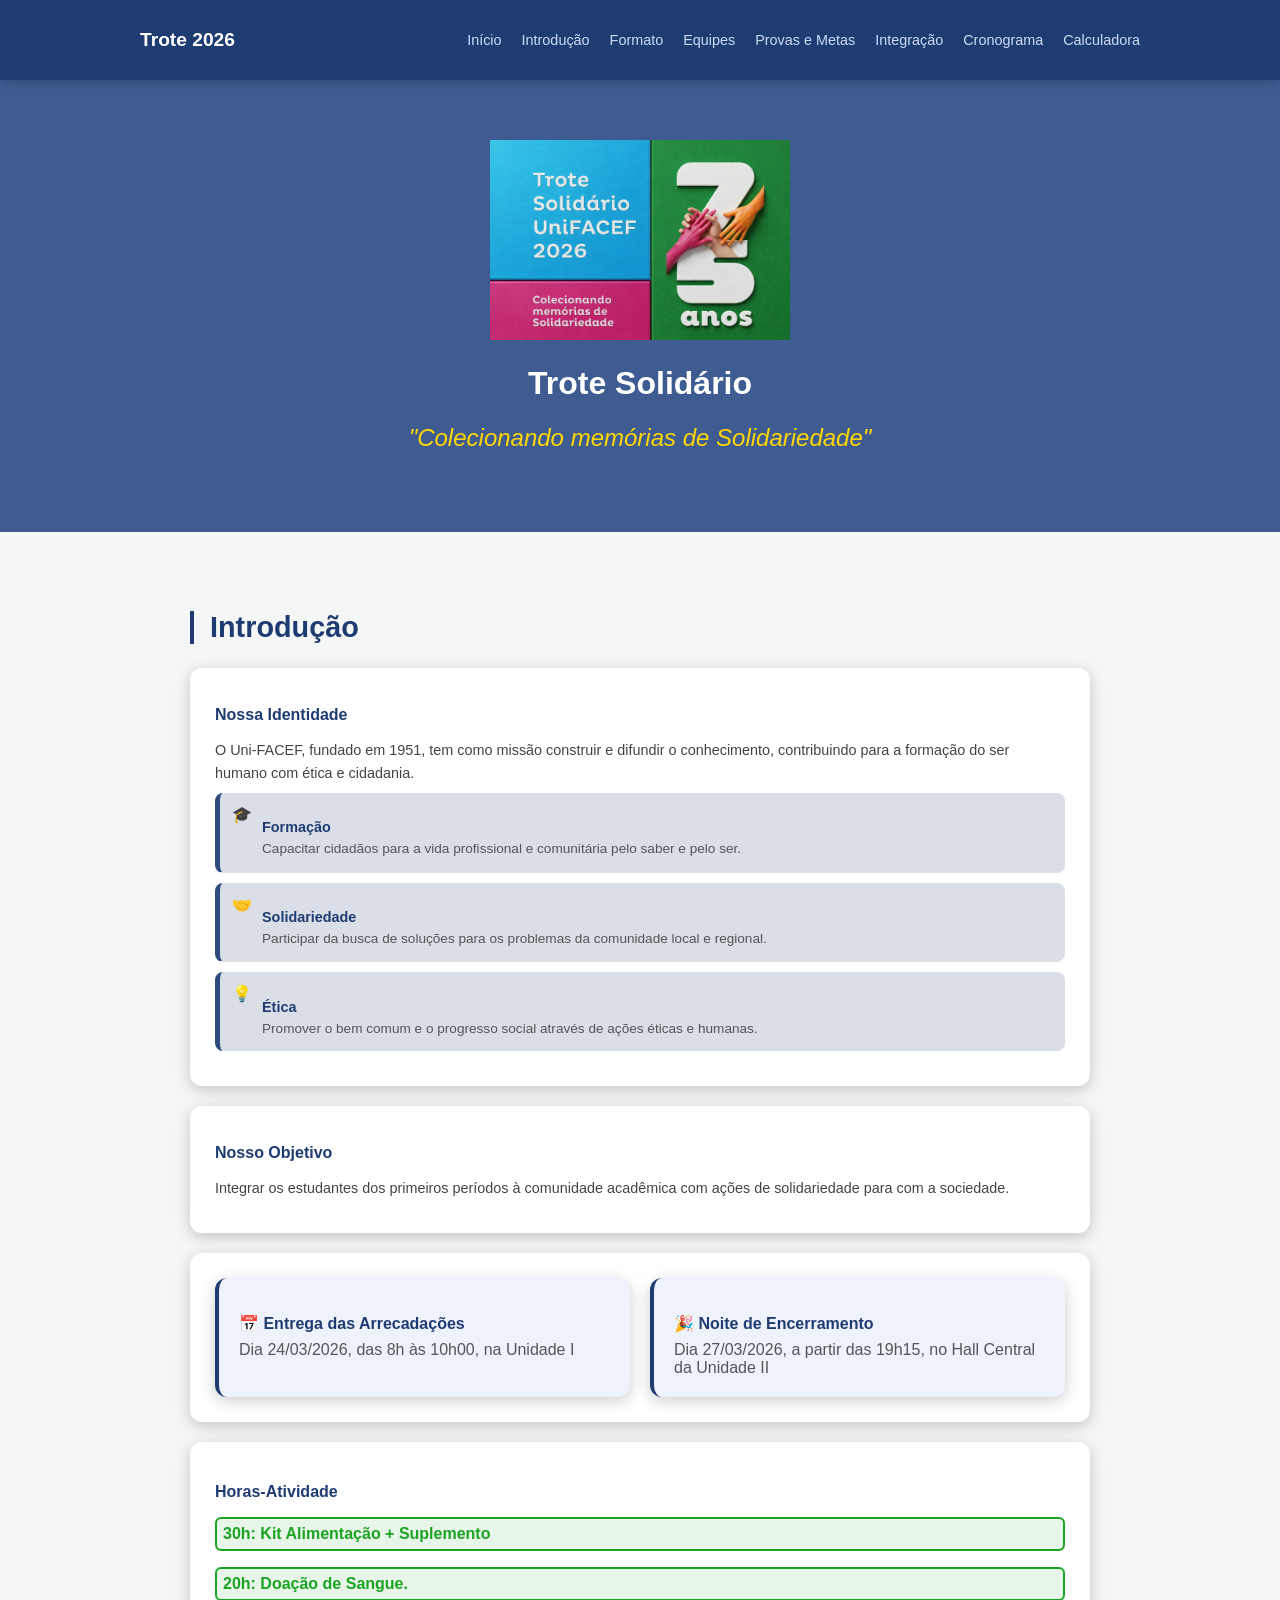
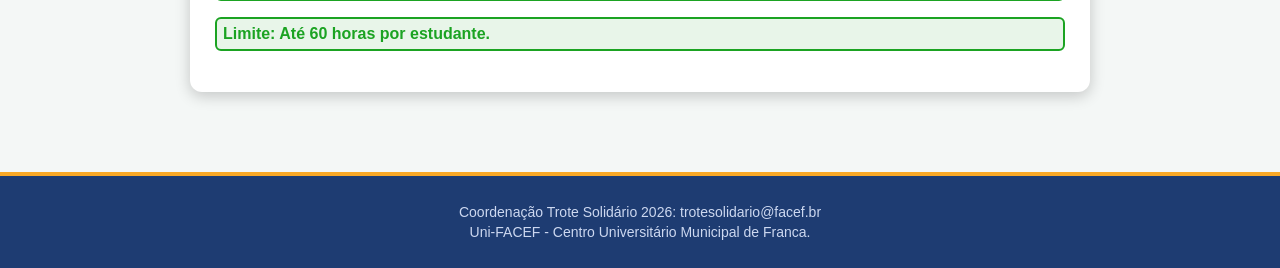
<file: index.html>
<!DOCTYPE html>
<html lang="pt-br">
    <head>
        <title>Introdução</title>
        <meta charset="UTF-8">
        <link rel="stylesheet" href="styles.css">
    </head>
    <body>
        <nav class="menu-principal">
            <div class="menu-container">
                <a href="index.html" class="logo">Trote 2026</a>
                <ul class="lista">
                    <li><a href="index.html">Início</a></li>
                    <li><a href="introducao.html">Introdução</a></li>
                    <li><a href="formato.html">Formato</a></li>
                    <li><a href="equipes.html">Equipes</a></li>
                    <li><a href="provas.html">Provas e Metas</a></li>
                    <li><a href="integracao.html">Integração</a></li>
                    <li><a href="cronograma.html">Cronograma</a></li>
                    <li><a href="calculadora.html">Calculadora</a></li>
                </ul>
            </div>
        </nav>
        <header class="cabecalho">
            <img src="facef.png" style="width: 300px; height: auto;" class="logo">
            <h1>Trote Solidário</h1>
            <h2>"Colecionando memórias de Solidariedade"</h2>
        </header>
        <main class="principal">
            <h1>Introdução</h1>
            <section class="sessao">
                <h2 class="sessao-titulo">Nossa Identidade</h2>
                <p class="sessao-intro">
                    O Uni-FACEF, fundado em 1951, tem como missão construir e difundir
                    o conhecimento, contribuindo para a formação do ser humano com ética
                    e cidadania.
                </p>
                <section class="item">
                    <div class="icone-box">🎓</div>
                    <div>
                        <h3 class="item-titulo">Formação</h3>
                        <p>Capacitar cidadãos para a vida profissional e comunitária
                        pelo saber e pelo ser.</p>
                    </div>
                </section>
                <section class="item">
                    <div class="icone-box">🤝</div>
                    <div>
                        <h3 class="item-titulo">Solidariedade</h3>
                        <p>Participar da busca de soluções para os problemas da
                        comunidade local e regional.</p>
                    </div>
                </section>
                <section class="item ultimo">
                    <div class="icone-box amarelo">💡</div>
                    <div>
                        <h3 class="item-titulo">Ética</h3>
                        <p>Promover o bem comum e o progresso social através de ações
                        éticas e humanas.</p>
                    </div>
                </section>
            </section>
            <section class="sessao">
                <h2 class="sessao-titulo">Nosso Objetivo</h2>
                <p class="sessao-intro">
                    Integrar os estudantes dos primeiros períodos à comunidade
                    acadêmica com ações de solidariedade para com a sociedade.
                </p>
            </section>
            <section class="sessao">
                <div class="cards-duplos">
                    <div class="card-duplo">
                        <h3 class="sessao-titulo">📅 Entrega das Arrecadações</h3>
                        <p>Dia 24/03/2026, das 8h às 10h00, na Unidade I</p>
                    </div>
                    <div class="card-duplo">
                        <h3 class="sessao-titulo">🎉 Noite de Encerramento</h3>
                        <p>Dia 27/03/2026, a partir das 19h15, no Hall Central da Unidade II</p>
                    </div>
                </div>
            </section>
            <section class="sessao">
                <h3 class="sessao-titulo">Horas-Atividade</h3>
                <p class="horas">30h: Kit Alimentação + Suplemento</p>
                <p class="horas">20h: Doação de Sangue.</p>
                <p class="horas-limite">Limite: Até 60 horas por estudante.</p>
            </section>
        </main>
        <footer class="rodape">
            <p>Coordenação Trote Solidário 2026: trotesolidario@facef.br</p>
            <p>Uni-FACEF - Centro Universitário Municipal de Franca.</p>
        </footer>
    </body>
</html>
</file>
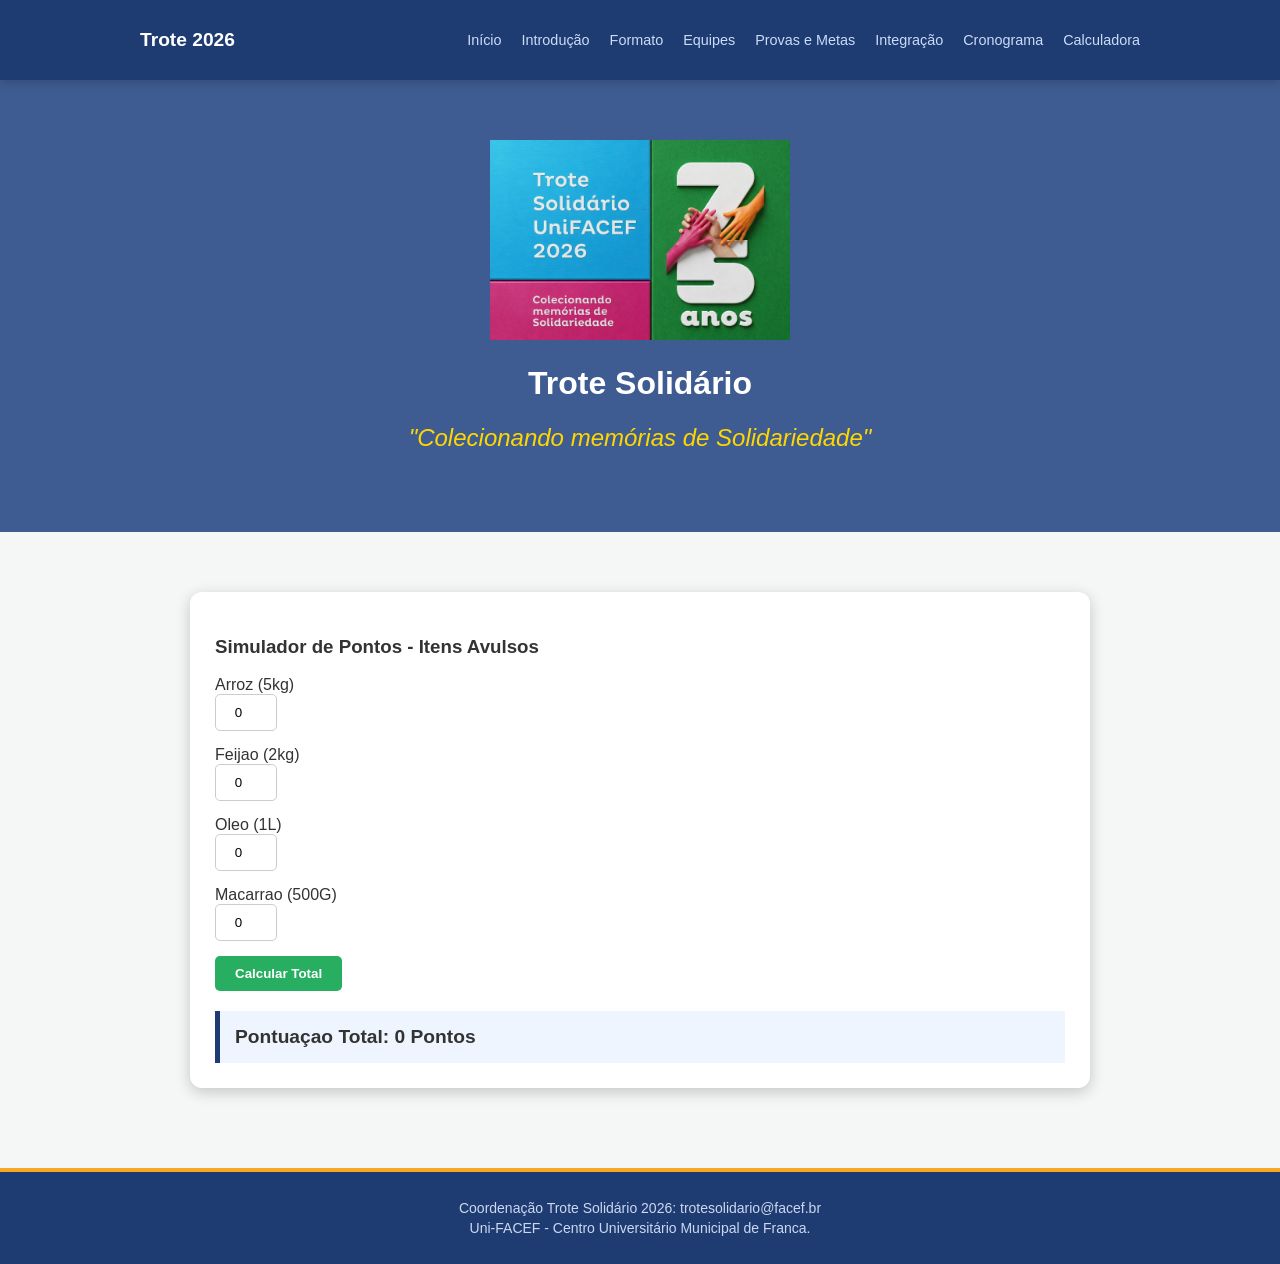
<file: calculadora.html>
<!DOCTYPE html>
<html lang="pt-br">
    <head>
        <title>Introdução</title>
        <meta charset="UTF-8">
        <link rel="stylesheet" href="styles.css">
    </head>
    <body>
        <nav class="menu-principal">
            <div class="menu-container">
                <a href="index.html" class="logo">Trote 2026</a>
                <ul class="lista">
                    <li><a href="index.html">Início</a></li>
                    <li><a href="introducao.html">Introdução</a></li>
                    <li><a href="formato.html">Formato</a></li>
                    <li><a href="equipes.html">Equipes</a></li>
                    <li><a href="provas.html">Provas e Metas</a></li>
                    <li><a href="integracao.html">Integração</a></li>
                    <li><a href="cronograma.html">Cronograma</a></li>
                    <li><a href="calculadora.html">Calculadora</a></li>
                </ul>
            </div>
        </nav>
        <header class="cabecalho">
            <img src="facef.png" style="width: 300px; height: auto;"" class="logo">
            <h1>Trote Solidário</h1>
            <h2>"Colecionando memórias de Solidariedade"</h2>
        </header>
        <main class="principal">
            <section class="sessao">
                <h3>Simulador de Pontos - Itens Avulsos</h3>
                <div>
                    <div class="form-grupo">
                        <label>Arroz (5kg)</label>
                        <input type="number" value="0" min="0" id="qtDeArroz"/>
                    </div>
                    <div class="form-grupo">
                        <label>Feijao (2kg)</label>
                        <input type="number" value="0" min="0" id="qtDeFeijao"/>
                    </div>
                    <div class="form-grupo">
                        <label>Oleo (1L)</label>
                        <input type="number" value="0" min="0" id="qtDeOleo"/>
                    </div>
                    <div class="form-grupo">
                        <label>Macarrao (500G)</label>
                        <input type="number" value="0" min="0" id="qtDeMacarrao"/>
                    </div>
                    <button onclick="calcular()"> Calcular Total</button>
                    <div id="result" class="resultado">
                        Pontuaçao Total: 0 Pontos
                    </div>
                </div>
            </section>
        </main>
        <footer class="rodape">
        <p> Coordenação Trote Solidário 2026: trotesolidario@facef.br </p>
        <p> Uni-FACEF - Centro Universitário Municipal de Franca. </p>
        </footer>
        <script>
            function calcular() {
                let qtDeArroz = Number(document.getElementById("qtDeArroz").value)
                let qtDeFeijao = Number(document.getElementById("qtDeFeijao").value)
                let qtDeOleo = Number(document.getElementById("qtDeOleo").value)
                let qtDeMacarrao = Number(document.getElementById("qtDeMacarrao").value)
                let pontos = (qtDeArroz * 10) + (qtDeFeijao * 8) + (qtDeMacarrao * 4) + (qtDeOleo * 2)
                document.getElementById("result").innerText = " Pontuaçao: " + pontos
            }
        </script>
    </body>
</html>
</file>
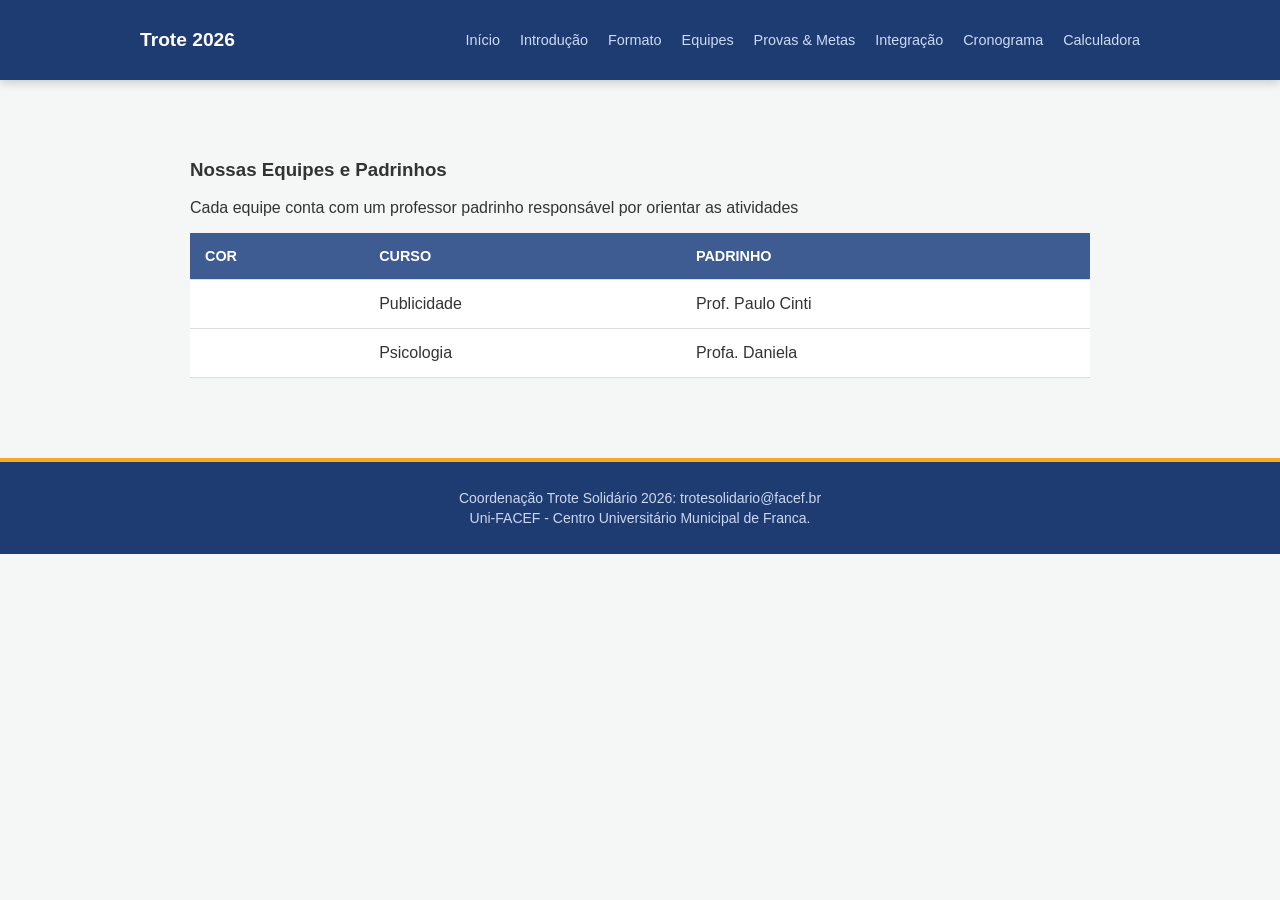
<file: equipes.html>
<!DOCTYPE html>
<html lang="pt-br">
    <head>
        <meta charset="UTF-8"/>
        <link rel="stylesheet" href="styles.css">
        <title> Trote Solidário </title>
    </head>
    <body>
       <nav class="menu-principal">
        <div class="menu-container">
            <a href="index.html" class="logo"> Trote 2026 </a>
            <ul class="lista">
                <li> <a href="index.html"> Início </a> </li> 
                <li> <a href="introducao.html"> Introdução </a></li>
                <li> <a href="formato.html"> Formato </a> </li> 
                <li> <a href="equipes.html"> Equipes </a> </li>
                <li> <a href="provas.html"> Provas & Metas </a> </li> 
                <li> <a href="integracao.html"> Integração </a> </li>
                <li> <a href="cronograma.html"> Cronograma </a> </li> 
                <li> <a href="calculadora.html"> Calculadora </a> </li>
            </ul>    
        </div> 
       </nav>
     
       <main class="principal">
            <section class="equipes">
              <h3> Nossas Equipes e Padrinhos </h3>
              <p> 
                Cada equipe conta com um professor padrinho responsável por orientar as atividades
              </p>
              <table>
                <thead>
                    <tr> <!-- table row -->  <!-- table head -->
                        <th> Cor </th> <th> Curso </th> <th> Padrinho </th>        
                    </tr>
                </thead>
                <tbody>
                    <tr> <!-- table data -->
                        <td> <div class="amarelo"> </div> </td> 
                        <td> Publicidade </td> 
                        <td> Prof. Paulo Cinti</td>
                    </tr>
                    <tr> <!-- table data -->
                        <td> <div class="cinza"> </div> </td> 
                        <td> Psicologia </td> 
                        <td> Profa. Daniela </td>
                    </tr>
                </tbody>
              </table>
            </section> 
       </main> 
       <footer class="rodape">
        <p> Coordenação Trote Solidário 2026: trotesolidario@facef.br </p>
        <p> Uni-FACEF - Centro Universitário Municipal de Franca. </p>    
    </body>
</html>
</file>
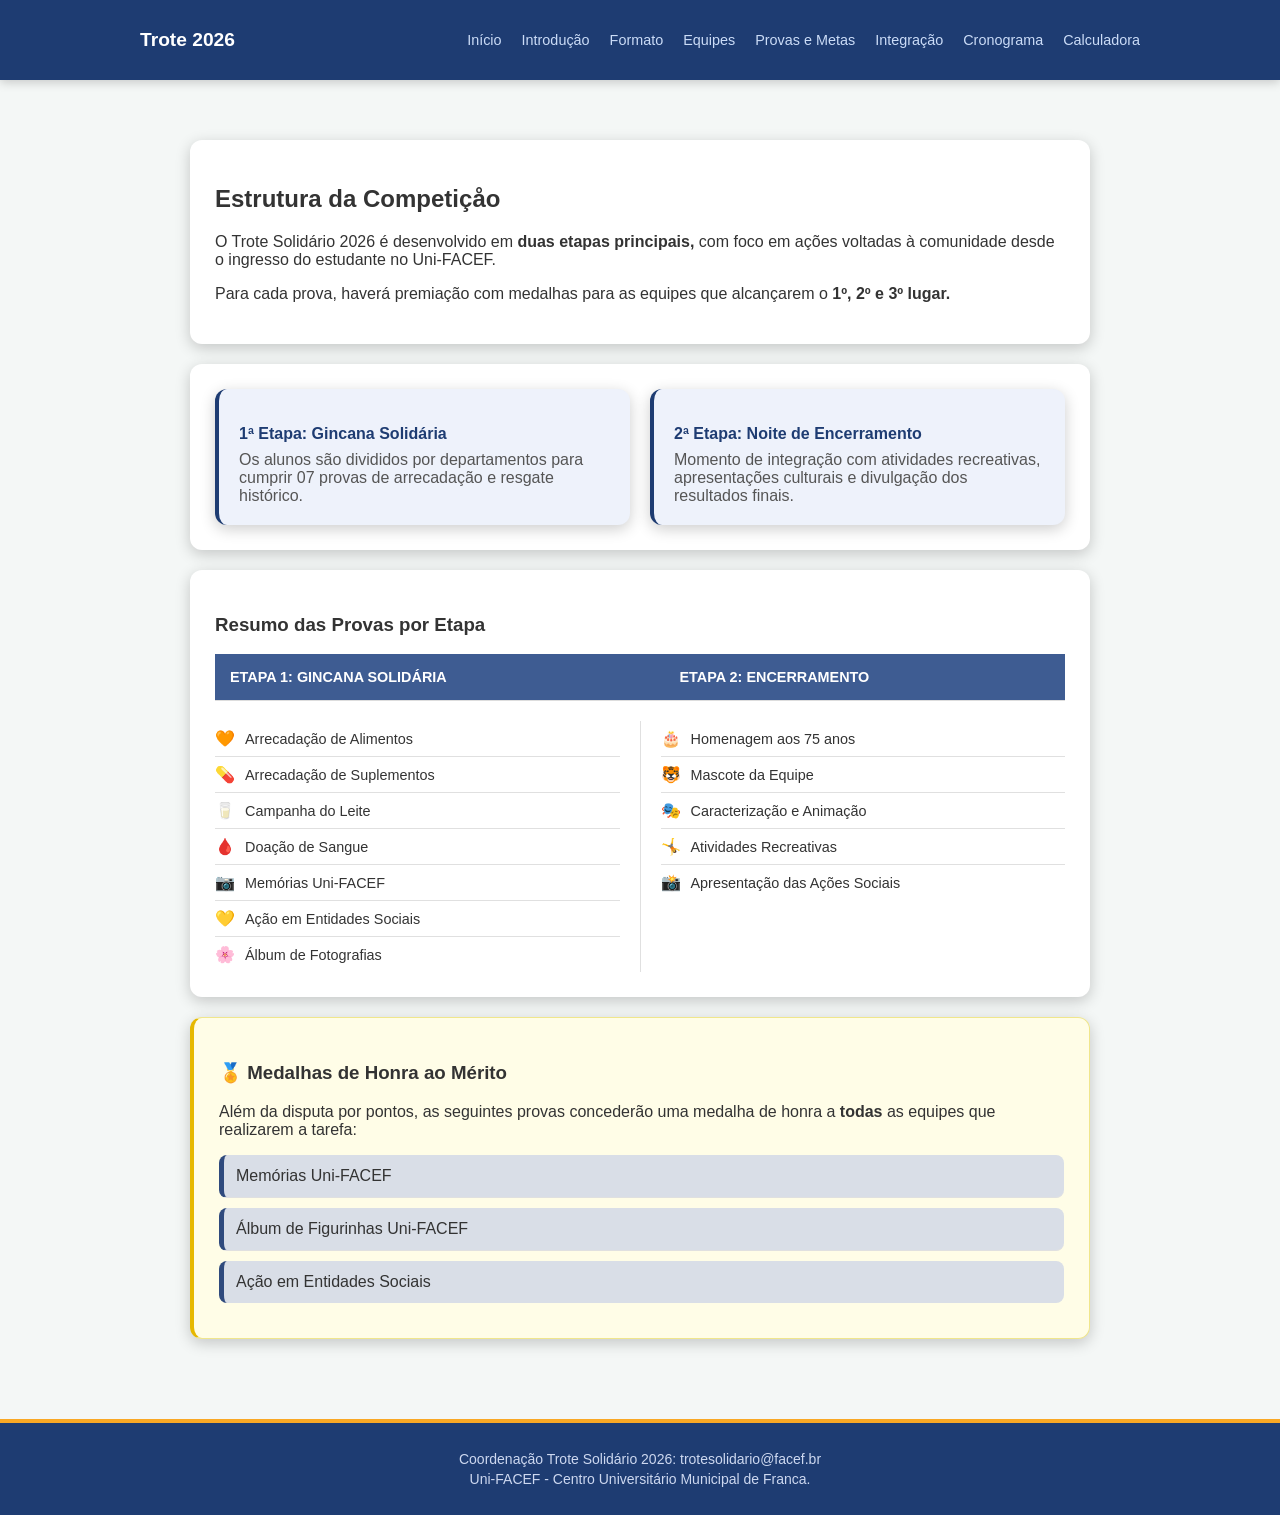
<file: formato.html>
<!DOCTYPE html>
<html lang="pt-br">
    <head>
        <title>Introdução</title>
        <meta charset="UTF-8">
        <link rel="stylesheet" href="styles.css">
    </head>
    <body>
        <nav class="menu-principal">
            <div class="menu-container">
                <a href="index.html" class="logo">Trote 2026</a>
                <ul class="lista">
                    <li><a href="index.html">Início</a></li>
                    <li><a href="introducao.html">Introdução</a></li>
                    <li><a href="formato.html">Formato</a></li>
                    <li><a href="equipes.html">Equipes</a></li>
                    <li><a href="provas.html">Provas e Metas</a></li>
                    <li><a href="integracao.html">Integração</a></li>
                    <li><a href="cronograma.html">Cronograma</a></li>
                    <li><a href="calculadora.html">Calculadora</a></li>
                </ul>
            </div>
        </nav>
        <main class="principal">
            <section class="sessao">
                <h2>Estrutura da Competiçåo</h2>
                <p>
                    O Trote Solidário 2026 é desenvolvido em <strong>duas etapas principais,</strong> com foco em ações voltadas à comunidade desde o ingresso do estudante no Uni-FACEF.
                </p>
                <p>
                    Para cada prova, haverá premiação com medalhas para as equipes que alcançarem o <strong>1º, 2º e 3º lugar.</strong>
                </p>
            </section>
            <section class="sessao">
                <div class="cards-duplos">
                    <div class="card-duplo">
                        <h3 class="sessao-titulo">1ª Etapa: Gincana Solidária</h3>
                        <p>Os alunos são divididos por departamentos para cumprir 07 provas de arrecadação e resgate histórico.</p>
                    </div>
                    <div class="card-duplo">
                        <h3 class="sessao-titulo">2ª Etapa: Noite de Encerramento</h3>
                        <p>Momento de integração com atividades recreativas, apresentações culturais e divulgação dos resultados finais.</p>
                    </div>
                </div>
            </section>
            <section class="sessao">
                <h3>Resumo das Provas por Etapa</h3>
                <table>
                    <thead>
                        <tr>
                            <th>ETAPA 1: GINCANA SOLIDÁRIA</th> <th>ETAPA 2: ENCERRAMENTO</th>
                        </tr>
                    </thead>
                </table>
                <div class="colunas">
                    <ul class="coluna">
                        <li><span>🧡</span> Arrecadação de Alimentos</li>
                        <li><span>💊</span> Arrecadação de Suplementos</li>
                        <li><span>🥛</span> Campanha do Leite</li>
                        <li><span>🩸</span> Doação de Sangue</li>
                        <li><span>📷</span> Memórias Uni-FACEF</li>
                        <li><span>💛</span> Ação em Entidades Sociais</li>
                        <li><span>🌸</span> Álbum de Fotografias</li>
                    </ul>
                    <ul class="coluna">
                        <li><span>🎂</span> Homenagem aos 75 anos</li>
                        <li><span>🐯</span> Mascote da Equipe</li>
                        <li><span>🎭</span> Caracterização e Animação</li>
                        <li><span>🤸</span> Atividades Recreativas</li>
                        <li><span>📸</span> Apresentação das Ações Sociais</li>
                    </ul>
                </div>
            </section>
            <section class="sessao fundo-amarelo">
                <h3>🏅 Medalhas de Honra ao Mérito</h3>
                <p>Além da disputa por pontos, as seguintes provas concederão uma medalha de honra a <strong>todas</strong> as equipes que realizarem a tarefa:</p>
                <div class="item">Memórias Uni-FACEF</div>
                <div class="item">Álbum de Figurinhas Uni-FACEF</div>
                <div class="item">Ação em Entidades Sociais</div>
            </section>
        </main>
        <footer class="rodape">
        <p> Coordenação Trote Solidário 2026: trotesolidario@facef.br </p>
        <p> Uni-FACEF - Centro Universitário Municipal de Franca. </p>
    </body>
</html>
</file>
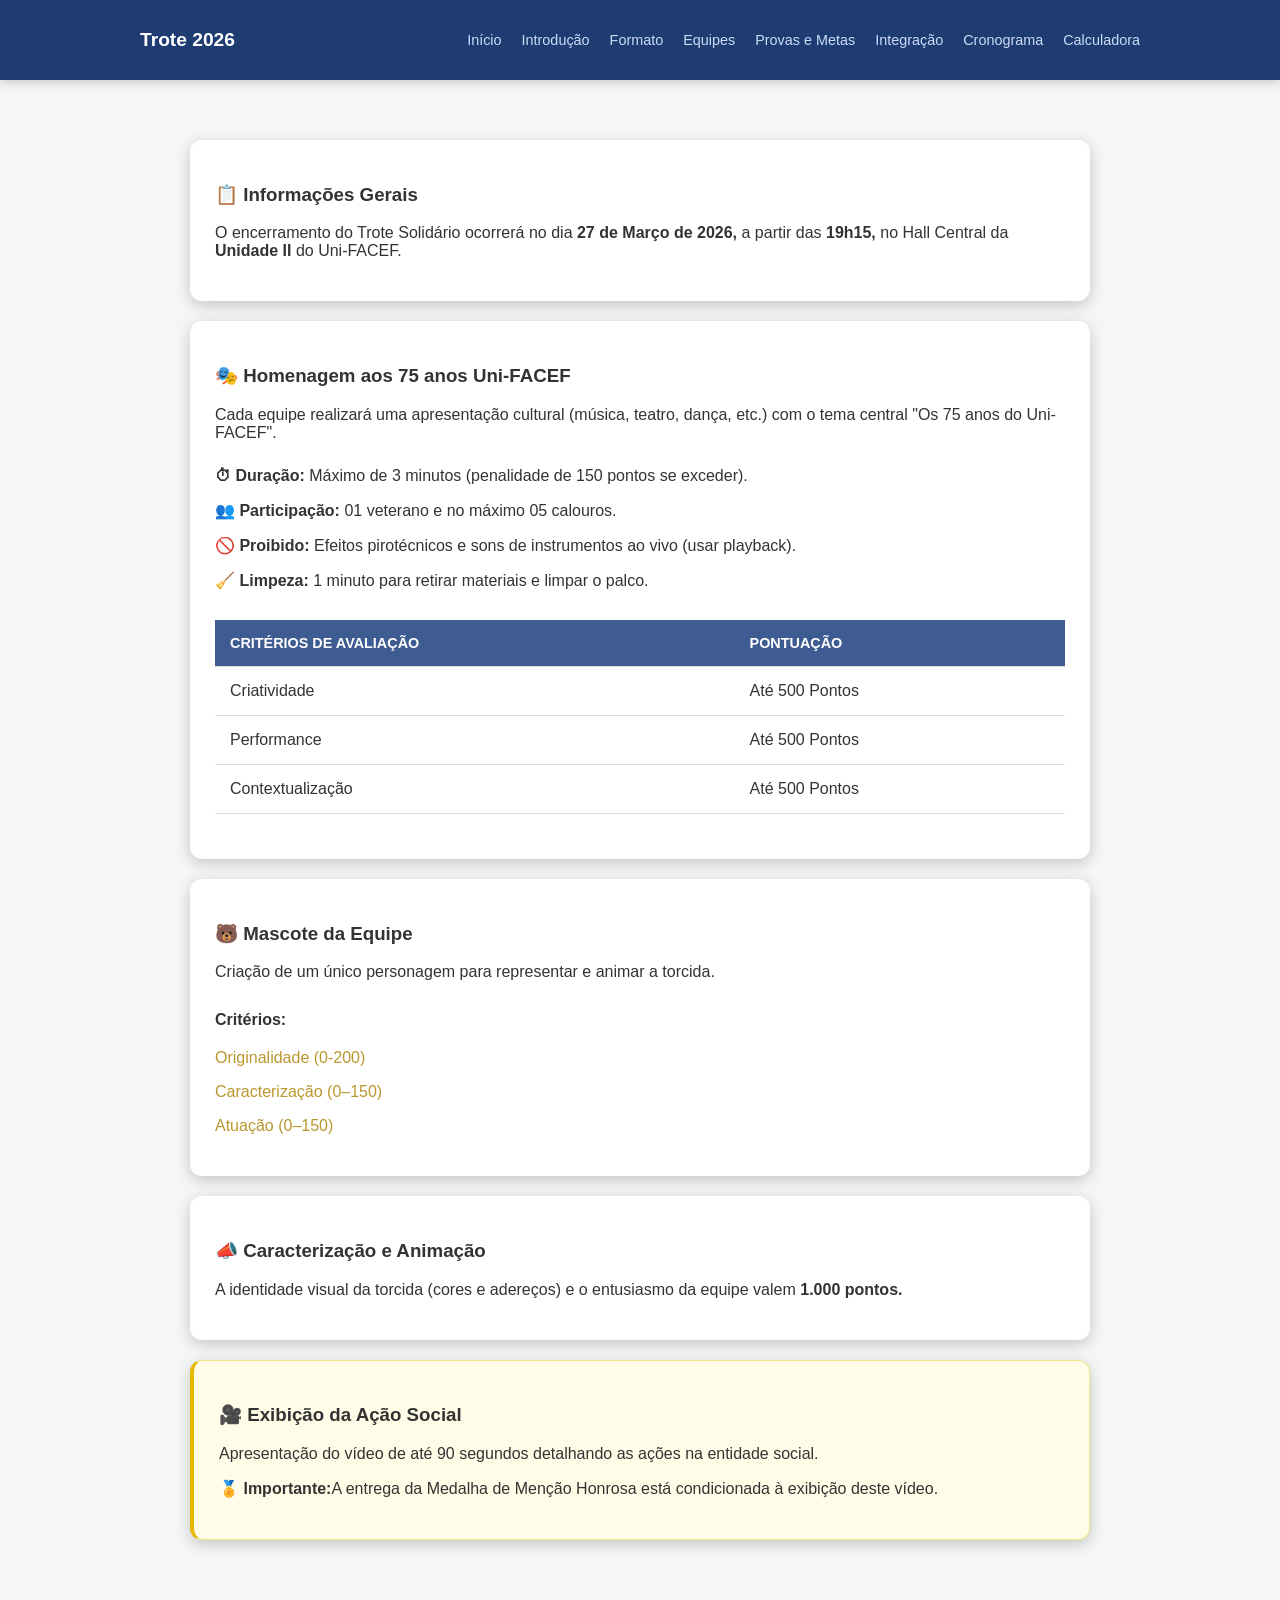
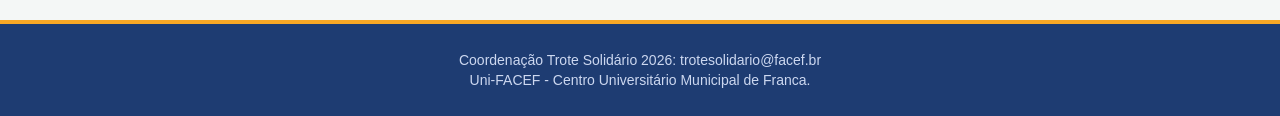
<file: integracao.html>
<!DOCTYPE html>
<html lang="pt-br">
    <head>
        <title>Introdução</title>
        <meta charset="UTF-8">
        <link rel="stylesheet" href="styles.css">
    </head>
    <body>
        <nav class="menu-principal">
            <div class="menu-container">
                <a href="index.html" class="logo">Trote 2026</a>
                <ul class="lista">
                    <li><a href="index.html">Início</a></li>
                    <li><a href="introducao.html">Introdução</a></li>
                    <li><a href="formato.html">Formato</a></li>
                    <li><a href="equipes.html">Equipes</a></li>
                    <li><a href="provas.html">Provas e Metas</a></li>
                    <li><a href="integracao.html">Integração</a></li>
                    <li><a href="cronograma.html">Cronograma</a></li>
                    <li><a href="calculadora.html">Calculadora</a></li>
                </ul>
            </div>
        </nav>
        <main class="principal">
            <section class="sessao">
                <h3>📋 Informações Gerais</h3>
                <p>O encerramento do Trote Solidário ocorrerá no dia <strong>27 de Março de 2026,</strong> a partir das <strong>19h15,</strong> no Hall Central da <strong>Unidade II</strong> do Uni-FACEF.</p>
            </section>
            <section class="sessao">
                <h3>🎭 Homenagem aos 75 anos Uni-FACEF</h3>
                <p>Cada equipe realizará uma apresentação cultural (música, teatro, dança, etc.) com o tema central "Os 75 anos do Uni-FACEF".</p>
                <p style="margin-top: 25px;"><strong>⏱ Duração:</strong> Máximo de 3 minutos (penalidade de 150 pontos se exceder).</p>
                <p><strong>👥 Participação:</strong> 01 veterano e no máximo 05 calouros.</p>
                <p><strong>🚫 Proibido:</strong> Efeitos pirotécnicos e sons de instrumentos ao vivo (usar playback).</p>
                <p style="margin-bottom: 30px;"><strong>🧹 Limpeza:</strong> 1 minuto para retirar materiais e limpar o palco.</p>
                <table>
                    <thead>
                        <tr>
                            <th>CRITÉRIOS DE AVALIAÇÃO</th> <th>PONTUAÇÃO</th>
                        </tr>
                    </thead>
                    <tbody>
                        <tr>
                            <td>Criatividade</td>
                            <td>Até 500 Pontos</td>
                        </tr>
                        <tr>
                            <td>Performance</td>
                            <td>Até 500 Pontos</td>
                        </tr>
                        <tr>
                            <td>Contextualização</td>
                            <td>Até 500 Pontos</td>
                        </tr>
                    </tbody>
                </table>
            </section>
            <section class="sessao">
                <h3>🐻 Mascote da Equipe</h3>
                <p>Criação de um único personagem para representar e animar a torcida.</p>
                <p style="margin-top: 30px; margin-bottom: 20px;"><strong>Critérios:</strong></p>
                <div class="criterios">
                    <p>Originalidade (0-200)</p>
                    <p>Caracterização (0–150)</p>
                    <p>Atuação (0–150)</p>
                </div>
            </section>
            <section class="sessao">
                <h3>📣 Caracterização e Animação</h3>
                <p>A identidade visual da torcida (cores e adereços) e o entusiasmo da equipe valem <strong>1.000 pontos.</strong></p>
            </section>
            <section class="sessao fundo-amarelo">
                <h3>🎥 Exibição da Ação Social</h3>
                <p>Apresentação do vídeo de até 90 segundos detalhando as ações na entidade social.</p>
                <p><strong>🏅 Importante:</strong>A entrega da Medalha de Menção Honrosa está condicionada à exibição deste vídeo.</p>
            </section>
        </main>
        <footer class="rodape">
        <p> Coordenação Trote Solidário 2026: trotesolidario@facef.br </p>
        <p> Uni-FACEF - Centro Universitário Municipal de Franca. </p>
    </body>
</html>
</file>
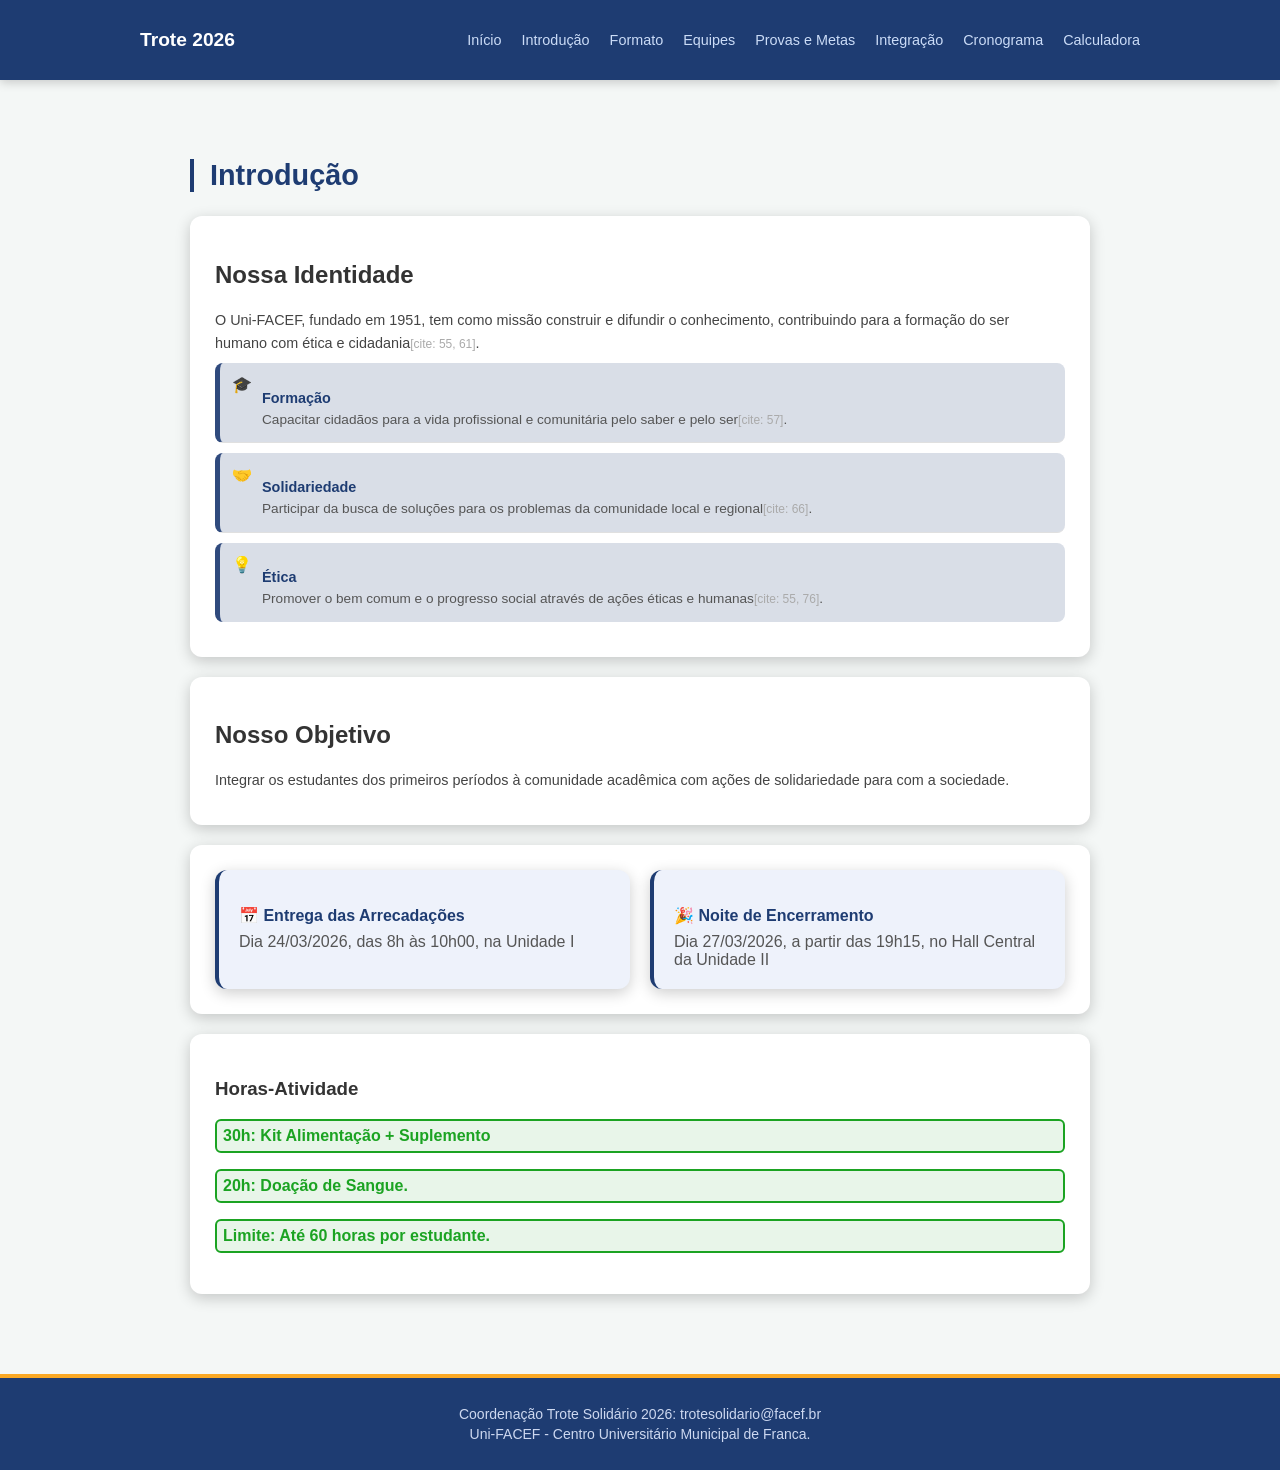
<file: introducao.html>
<!DOCTYPE html>
<html lang="pt-br">
    <head>
        <title>Introdução</title>
        <meta charset="UTF-8">
        <link rel="stylesheet" href="styles.css">
    </head>
    <body>
        <nav class="menu-principal">
            <div class="menu-container">
                <a href="index.html" class="logo">Trote 2026</a>
                <ul class="lista">
                    <li><a href="index.html">Início</a></li>
                    <li><a href="introducao.html">Introdução</a></li>
                    <li><a href="formato.html">Formato</a></li>
                    <li><a href="equipes.html">Equipes</a></li>
                    <li><a href="provas.html">Provas e Metas</a></li>
                    <li><a href="integracao.html">Integração</a></li>
                    <li><a href="cronograma.html">Cronograma</a></li>
                    <li><a href="calculadora.html">Calculadora</a></li>
                </ul>
            </div>
        </nav>        
        <main class="principal">
            <h1>Introdução</h1>
            <section class="sessao">
                <h2>Nossa Identidade</h2>
                <p class="sessao-intro">
                    O Uni-FACEF, fundado em 1951, tem como missão construir e difundir
                    o conhecimento, contribuindo para a formação do ser humano com ética
                    e cidadania<span class="cite">[cite: 55, 61]</span>.
                </p>
                <section class="item">
                    <div class="icone-box">🎓</div>
                    <div>
                        <h3 class="item-titulo">Formação</h3>
                        <p>Capacitar cidadãos para a vida profissional e comunitária
                        pelo saber e pelo ser<span class="cite">[cite: 57]</span>.</p>
                    </div>
                </section>
                <section class="item">
                    <div class="icone-box">🤝</div>
                    <div>
                        <h3 class="item-titulo">Solidariedade</h3>
                        <p>Participar da busca de soluções para os problemas da
                        comunidade local e regional<span class="cite">[cite: 66]</span>.</p>
                    </div>
                </section>
                <section class="item ultimo">
                    <div class="icone-box amarelo">💡</div>
                    <div>
                        <h3 class="item-titulo">Ética</h3>
                        <p>Promover o bem comum e o progresso social através de ações
                        éticas e humanas<span class="cite">[cite: 55, 76]</span>.</p>
                    </div>
                </section>
            </section>
            <section class="sessao">
                <h2>Nosso Objetivo</h2>
                <p class="sessao-intro">
                    Integrar os estudantes dos primeiros períodos à comunidade
                    acadêmica com ações de solidariedade para com a sociedade.
                </p>
            </section>
<section class="sessao">
    <div class="cards-duplos">
        <div class="card-duplo">
            <h3 class="sessao-titulo">📅 Entrega das Arrecadações</h3>
            <p>Dia 24/03/2026, das 8h às 10h00, na Unidade I</p>
        </div>
        <div class="card-duplo">
            <h3 class="sessao-titulo">🎉 Noite de Encerramento</h3>
            <p>Dia 27/03/2026, a partir das 19h15, no Hall Central da Unidade II</p>
        </div>
    </div>
    </section>
<section class="sessao">
        <h3>Horas-Atividade</h3>
        <p class="horas">30h: Kit Alimentação + Suplemento</p>
        <p class="horas">20h: Doação de Sangue.</p>
        <p class="horas-limite">Limite: Até 60 horas por estudante.</p>
</section>
        </main>
        <footer class="rodape">
        <p> Coordenação Trote Solidário 2026: trotesolidario@facef.br </p>
        <p> Uni-FACEF - Centro Universitário Municipal de Franca. </p>
    </body>
</html>
</file>
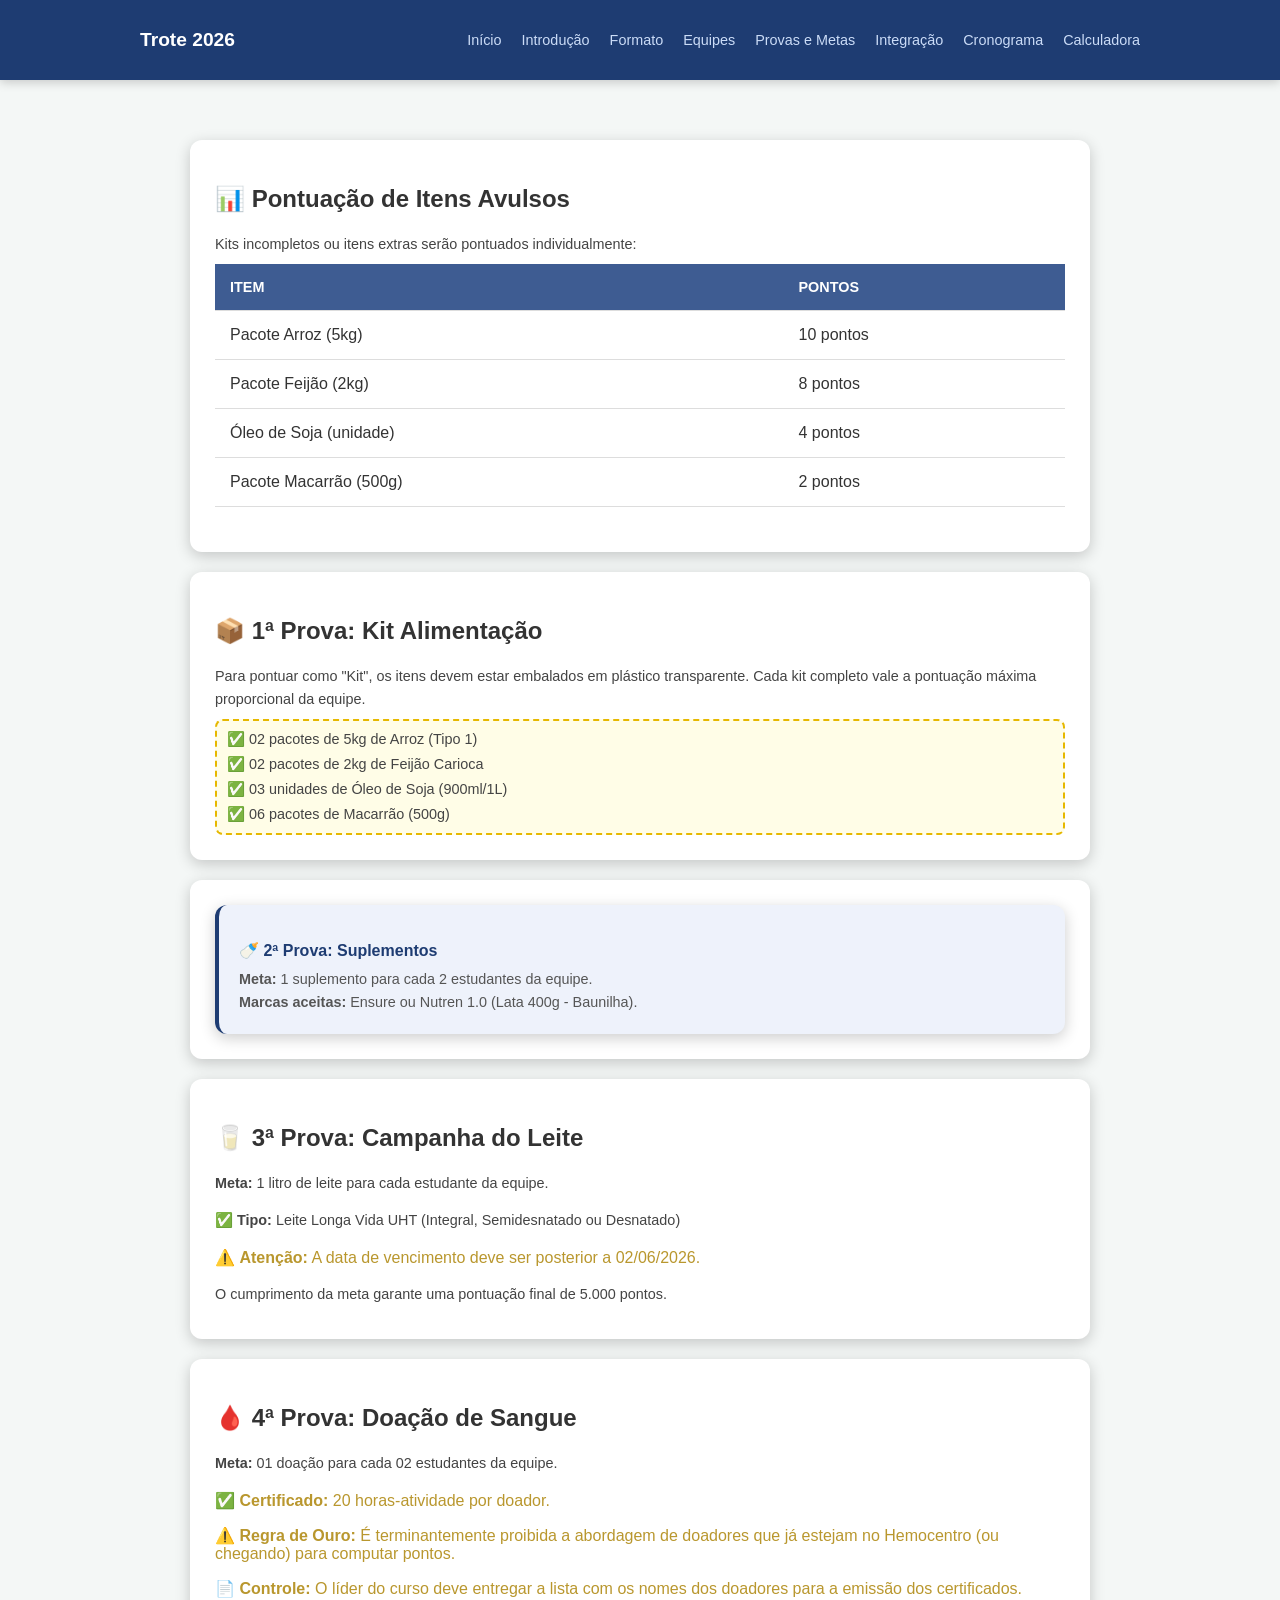
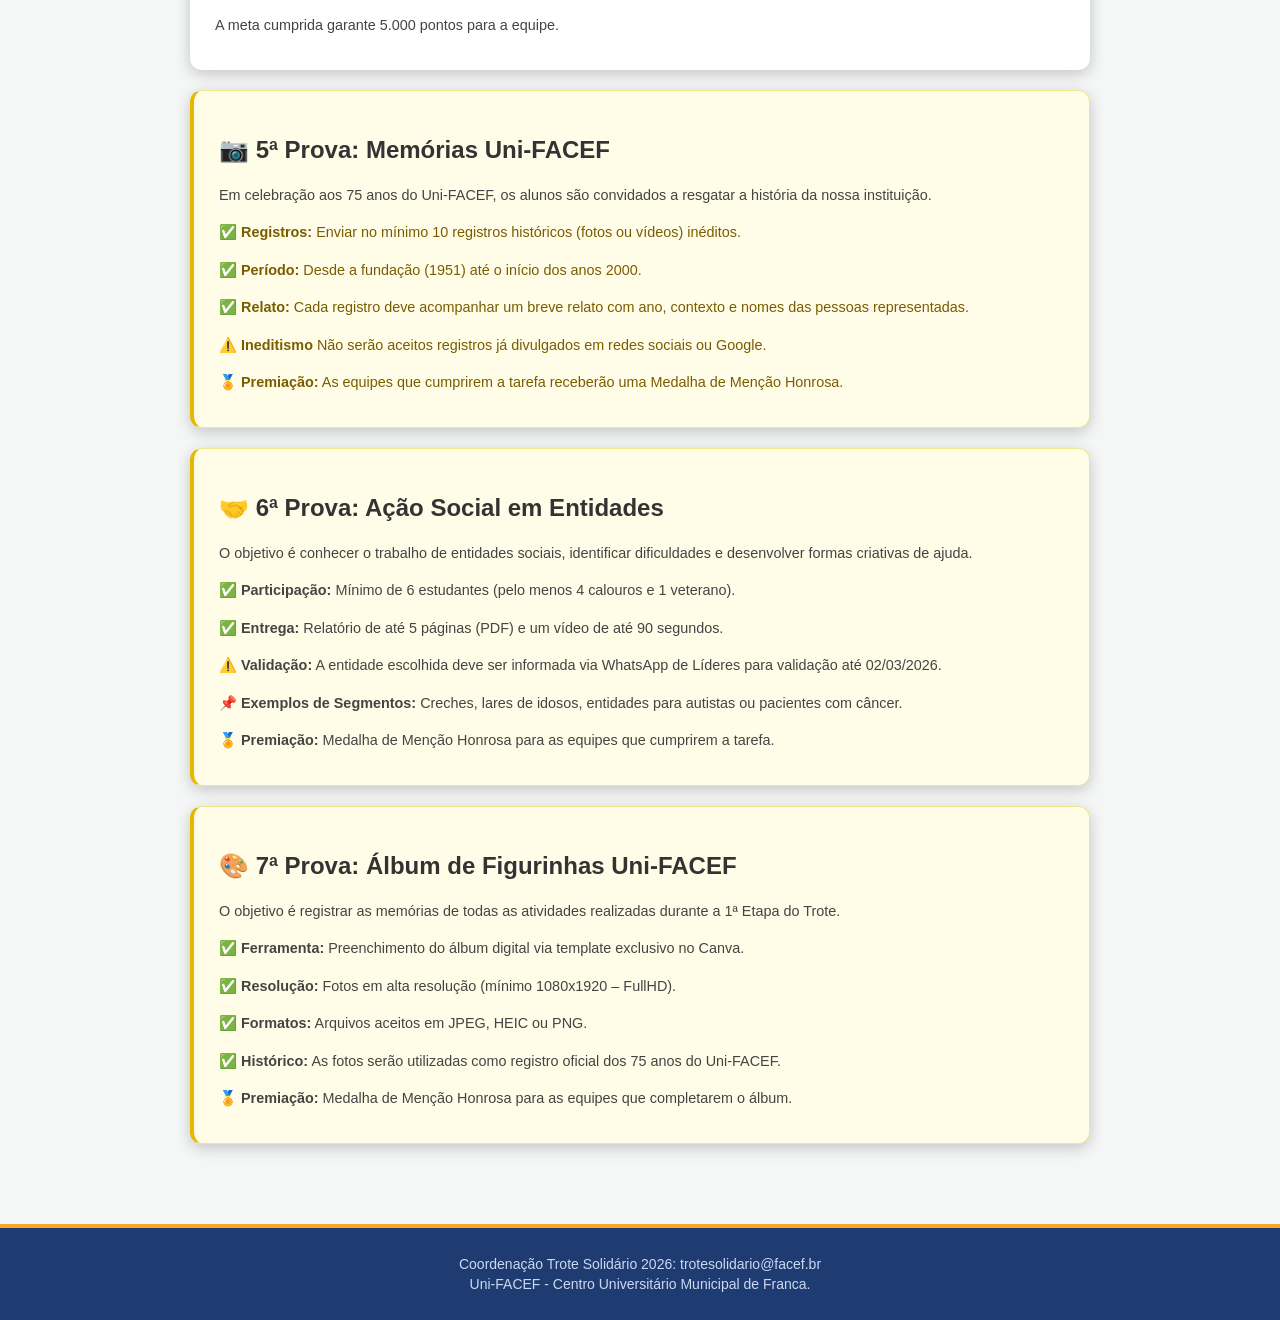
<file: provas.html>
<!DOCTYPE html>
<html lang="pt-br">
    <head>
        <title>Introdução</title>
        <meta charset="UTF-8">
        <link rel="stylesheet" href="styles.css">
    </head>
    <body>
        <nav class="menu-principal">
            <div class="menu-container">
                <a href="index.html" class="logo">Trote 2026</a>
                <ul class="lista">
                    <li><a href="index.html">Início</a></li>
                    <li><a href="introducao.html">Introdução</a></li>
                    <li><a href="formato.html">Formato</a></li>
                    <li><a href="equipes.html">Equipes</a></li>
                    <li><a href="provas.html">Provas e Metas</a></li>
                    <li><a href="integracao.html">Integração</a></li>
                    <li><a href="cronograma.html">Cronograma</a></li>
                    <li><a href="calculadora.html">Calculadora</a></li>
                </ul>
            </div>
        </nav>
        <main class="principal">
            <section class="sessao">
            <h2>📊 Pontuação de Itens Avulsos</h2>
            <p class="sessao-intro">
                Kits incompletos ou itens extras serão pontuados individualmente:
            </p>
            <table>
                 <thead>
                     <tr>
                        <th> ITEM </th> <th> PONTOS </th>
                     </tr>
                 </thead>
                 <tbody>
                    <tr>
                        <td>Pacote Arroz (5kg)</td>
                        <td>10 pontos</td>
                    </tr>
                    <tr>
                        <td>Pacote Feijão (2kg)</td>
                        <td>8 pontos</td>
                    </tr>
                    <tr>
                        <td>Óleo de Soja (unidade)</td>
                        <td>4 pontos</td>
                    </tr>
                    <tr>
                        <td>Pacote Macarrão (500g)</td>
                        <td>2 pontos</td>
                    </tr>
                 </tbody>
            </table>
        </section>
        <section class="sessao">
                <h2>📦 1ª Prova: Kit Alimentação</h2>
                <p class="sessao-intro">
                    Para pontuar como "Kit", os itens devem estar embalados em plástico transparente. Cada kit completo vale a pontuação máxima proporcional da equipe.
                </p>
                <div class="listapremios">
                <ul>
                    <li>✅ 02 pacotes de 5kg de Arroz (Tipo 1)</li>
                    <li>✅ 02 pacotes de 2kg de Feijão Carioca</li>
                    <li>✅ 03 unidades de Óleo de Soja (900ml/1L)</li>
                    <li>✅ 06 pacotes de Macarrão (500g)</li>
                </ul>
                </div>
        </section>
        <section class="sessao">
            <div class="cards11">
                <div class="card-duplo">
                    <h3 class="sessao-titulo">🍼 2ª Prova: Suplementos</h3>
                    <p class="sessao-intro">
                        <strong>Meta:</strong> 1 suplemento para cada 2 estudantes da equipe.
                    </p>
                    <p class="sessao-intro">
                        <strong>Marcas aceitas:</strong> Ensure ou Nutren 1.0 (Lata 400g - Baunilha).
                    </p>
                </div>
            </div>
        </section>
        <section class="sessao">
            <h2>🥛 3ª Prova: Campanha do Leite</h2>
            <p class="sessao-intro">
                <strong>Meta:</strong> 1 litro de leite para cada estudante da equipe.
            </p>
            <div class="provass">
            <p class="sessao-intro">
                ✅ <strong>Tipo:</strong> Leite Longa Vida UHT (Integral, Semidesnatado ou Desnatado)
            </p>
            <p class="provass>">
                ⚠️ <strong>Atenção:</strong> A data de vencimento deve ser posterior a 02/06/2026.
            </p>
            <p class="sessao-intro">
                O cumprimento da meta garante uma pontuação final de 5.000 pontos.
            </p>
            </div>
        </section>
        <section class="sessao">
            <h2>🩸 4ª Prova: Doação de Sangue</h2>
            <p class="sessao-intro">
                <strong>Meta:</strong> 01 doação para cada 02 estudantes da equipe.
            </p>
            <p class="provass">
                ✅ <strong>Certificado:</strong> 20 horas-atividade por doador.
            </p>
            <p class="provass">
                ⚠️ <strong>Regra de Ouro:</strong> É terminantemente proibida a abordagem de doadores que já estejam no Hemocentro (ou chegando) para computar pontos.
            </p>
            <p class="provass">
                📄 <strong>Controle:</strong> O líder do curso deve entregar a lista com os nomes dos doadores para a emissão dos certificados.
            </p>
            <p class="sessao-intro">
                A meta cumprida garante 5.000 pontos para a equipe.
            </p>
        </section>
        <section class="sessao fundo-amarelo">
            <h2>📷 5ª Prova: Memórias Uni-FACEF</h2>
            <p class="sessao-intro">
                Em celebração aos 75 anos do Uni-FACEF, os alunos são convidados a resgatar a história da nossa instituição.
            </p>
            <p class="sessao-intro-aviso">
                ✅ <strong>Registros:</strong> Enviar no mínimo 10 registros históricos (fotos ou vídeos) inéditos.
            </p>
            <p class="sessao-intro-aviso">
                ✅ <strong>Período:</strong> Desde a fundação (1951) até o início dos anos 2000.
            </p>
            <p class="sessao-intro-aviso">
                ✅ <strong>Relato:</strong> Cada registro deve acompanhar um breve relato com ano, contexto e nomes das pessoas representadas.
            </p>
            <p class="sessao-intro-aviso">
                ⚠️ <strong>Ineditismo</strong> Não serão aceitos registros já divulgados em redes sociais ou Google.
            </p>
            <p class="sessao-intro-aviso">
                🏅 <strong>Premiação:</strong> As equipes que cumprirem a tarefa receberão uma Medalha de Menção Honrosa.
            </p>
        </section>
        <section class="sessao fundo-amarelo">
            <h2>🤝 6ª Prova: Ação Social em Entidades</h2>
            <p class="sessao-intro">
                O objetivo é conhecer o trabalho de entidades sociais, identificar dificuldades e desenvolver formas criativas de ajuda.
            </p>
            <p class="sessao-intro">
                ✅ <strong>Participação:</strong> Mínimo de 6 estudantes (pelo menos 4 calouros e 1 veterano).
            </p>
            <p class="sessao-intro">
                ✅ <strong>Entrega:</strong> Relatório de até 5 páginas (PDF) e um vídeo de até 90 segundos.
            </p>
            <p class="sessao-intro">
                ⚠️ <strong>Validação:</strong> A entidade escolhida deve ser informada via WhatsApp de Líderes para validação até 02/03/2026.
            </p>
            <p class="sessao-intro">
                📌 <strong>Exemplos de Segmentos:</strong> Creches, lares de idosos, entidades para autistas ou pacientes com câncer.
            </p>
            <p class="sessao-intro">
                🏅 <strong>Premiação:</strong> Medalha de Menção Honrosa para as equipes que cumprirem a tarefa.
            </p>
        </section>
        <section class="sessao fundo-amarelo">
            <h2>🎨 7ª Prova: Álbum de Figurinhas Uni-FACEF</h2>
            <p class="sessao-intro">
                O objetivo é registrar as memórias de todas as atividades realizadas durante a 1ª Etapa do Trote.
            </p>
            <p class="sessao-intro">
                ✅ <strong>Ferramenta:</strong> Preenchimento do álbum digital via template exclusivo no Canva.
            </p>
            <p class="sessao-intro">
                ✅ <strong>Resolução:</strong> Fotos em alta resolução (mínimo 1080x1920 – FullHD).
            </p>
            <p class="sessao-intro">
                ✅ <strong>Formatos:</strong> Arquivos aceitos em JPEG, HEIC ou PNG.
            </p>
            <p class="sessao-intro">
                ✅ <strong>Histórico:</strong> As fotos serão utilizadas como registro oficial dos 75 anos do Uni-FACEF.
            </p>
            <p class="sessao-intro">
                🏅 <strong>Premiação:</strong> Medalha de Menção Honrosa para as equipes que completarem o álbum.
            </p>
        </section>
        </main>
        <footer class="rodape">
        <p> Coordenação Trote Solidário 2026: trotesolidario@facef.br </p>
        <p> Uni-FACEF - Centro Universitário Municipal de Franca. </p>
    </footer>
    </body>
</html>
</file>
<file: styles.css>
body {
    margin: 0;
    font-family: 'Segoe UI' , sans-serif;
    background-color: #f4f7f6;
    color: #333;
}
.menu-principal {
    background-color: #1e3c72;
    padding: 15px 0;
    position: sticky;
    top: 0;
    z-index: 1000;
    box-shadow: 0 2px 10px rgba(0,0,0,0.2);
}
.menu-container {
    max-width: 1000px;
    margin: 0 auto;
    display: flex;
    justify-content: space-between;
    align-items: center;
    padding: 0 20px;
}
.logo {
    color: white;
    text-decoration: none;
    font-weight: bold;
    font-size: 1.2rem;
}
.lista {
    list-style: none;
    display: flex;
    gap: 20px;
}
.lista a {
    color: #cbdcf7;
    text-decoration: none;
    font-size: 0.9rem;
}
.lista a:hover {
    color: white;
}
.cabecalho {
    background-color: #3e5c92;
    color: white;
    padding: 60px 20px;
    text-align: center;
}
.cabecalho h2 {
    font-weight: 300;
    font-style: italic;
    color: #ffd700;
}
.principal {
    max-width: 900px;
    margin: 40px auto;
    padding: 20px;
}
.principal h1 {
    font-size: 1.8rem;
    color: #1e3c72;
    border-left: 4px solid #1e3c72;
    padding-left: 1rem;
    margin-bottom: 1.5rem;
}
.sessao {
    background: white;
    padding: 25px;
    border-radius: 12px;
    box-shadow: 0 4px 15px rgba(0,0,0,0.2);
    margin-bottom: 20px;
}
.sessao-titulo {
    font-size: 1rem;
    font-weight: bold;
    color: #1e3c72;
    margin-bottom: 10px;
}
.sessao-intro {
    font-size: 0.9rem;
    color: #444;
    line-height: 1.6;
    margin-bottom: 8px;
}
.cite {
    font-size: 0.75rem;
    color: #aaa;
}
.item {
    display: flex;
    gap: 10px;
    align-items: flex-start;
    padding: 10px 0;
    border-bottom: 1px solid #e0e0e0;
}
.item:last-child {
    border-bottom: none;
}
.icone {
    font-size: 16px;
    margin-top: 2px;
}
.item-titulo {
    font-size: 0.9rem;
    font-weight: bold;
    color: #1e3c72;
    margin-bottom: 4px;
}
.item p {
    font-size: 0.85rem;
    color: #555;
    margin: 0;
    line-height: 1.5;
}
.cards-duplos {
    display:flex;
    gap: 20px;
}
.card-duplo {
    flex: 1;
    background: #eef2fb;
    border-radius: 12px;
    padding: 20px;
    box-shadow: 0 4px 15px rgba(0,0,0,0.2);
    border-left: 4px solid #1e3c72;
}
.card-duplo h3 {
    font-weight: bold;
    color: #1e3c72;
    margin-bottom: 8px;
}
.card-duplo p {
    color: #555;
    margin: 0;
}
.horas {
    background: #e8f5e9;
    color: #1ba322;
    font-weight: bolder;
    border-radius: 6px;
    padding: 6px;
    border: 2px solid;
}
.horas-limite {
    background: #e8f5e9;
    color: #1ba322;
    font-weight: bolder;
    border-radius: 6px;
    padding: 6px;
    border: 2px solid;
}
.listapremios {
    background: #fffde7;
    border-radius: 8px;
    border: 2px dashed #e6b800;
    padding: 10px;
}
.listapremios ul {
    list-style: none;
    padding: 0;
    margin: 0;
    display: flex;
    flex-direction: column;
    gap: 8px;
}
.listapremios li {
     list-style: none;
    font-size: 0.9rem;
    color: #444;
}
table {
    width: 100%;
    border-collapse: collapse;
    margin-bottom: 20px;
    background-color: white;
}
th, td {
    padding: 15px;
    text-align: left;
    border-bottom: 1px solid #ddd;
}
th {
    background-color: #3e5c92;
    color: white;
    text-transform: uppercase;
    font-size: 0.90rem;
}
.card11 {
    display: flex;
}
.provass {
    color: #b9972e;
}
.sessao.fundo-amarelo {
    background: #fffde7;
    border: 1px solid #f0e68c;
    border-left: 4px solid #e6b800;
}
.sessao-intro-aviso {
    color: #7a5c00;
    font-size: 0.9rem;
    line-height: 1.6;
    margin-bottom: 8px;
}
.rodape {
    background-color: #1e3c72;
    color: #cdd8f0;
    text-align: center;
    padding: 24px 20px;
    font-size: 14px;
    margin-top: 40px;
    border-top: 4px solid #f9a825;
}
.rodape p {
    margin: 4px 0;
}
.colunas {
    display: flex;
    gap: 0;
}
.coluna {
    flex: 1;
    list-style: none;
    margin: 0;
    padding: 0;
}
.coluna li {
    display: flex;
    align-items: center;
    gap: 10px;
    padding: 8px 0;
    font-size: 0.9rem;
    color: #333;
    border-bottom: 1px solid #e0e0e0;
}
.coluna li:last-child {
    border-bottom: none;
}
.coluna li span {
    font-size: 16px;
    width: 20px;
    text-align: center;
    flex-shrink: 0;
}
.coluna + .coluna {
    border-left: 1px solid #e0e0e0;
    padding-left: 20px;
    margin-left: 20px;
}
.item {
    background: #d9dee7;
    padding: 12px;
    border-radius: 8px;
    margin-bottom: 10px;
    border-left: 5px solid #2f4a7d;
}
.criterios {
    color: #b9972e;
}
.form-grupo {
    margin-bottom: 15px;
    display: flex;
    flex-direction: column;
}
input {
    padding: 10px;
    border-radius: 5px;
    border: 1px solid #ccc;
    width: 40px;
    text-align: center;
    
}
button {
    background-color: #27ae60;
    color: white;
    padding: 10px 20px;
    border: none;
    border-radius: 5px;
    cursor: pointer;
    font-weight: bold;
}
.resultado {
    margin-top: 20px;
    padding: 15px;
    background-color: #eef5ff;
    border-left: 5px solid #1e3c72;
    font-weight: bold;
    font-size: 1.2rem;
}
</file>
